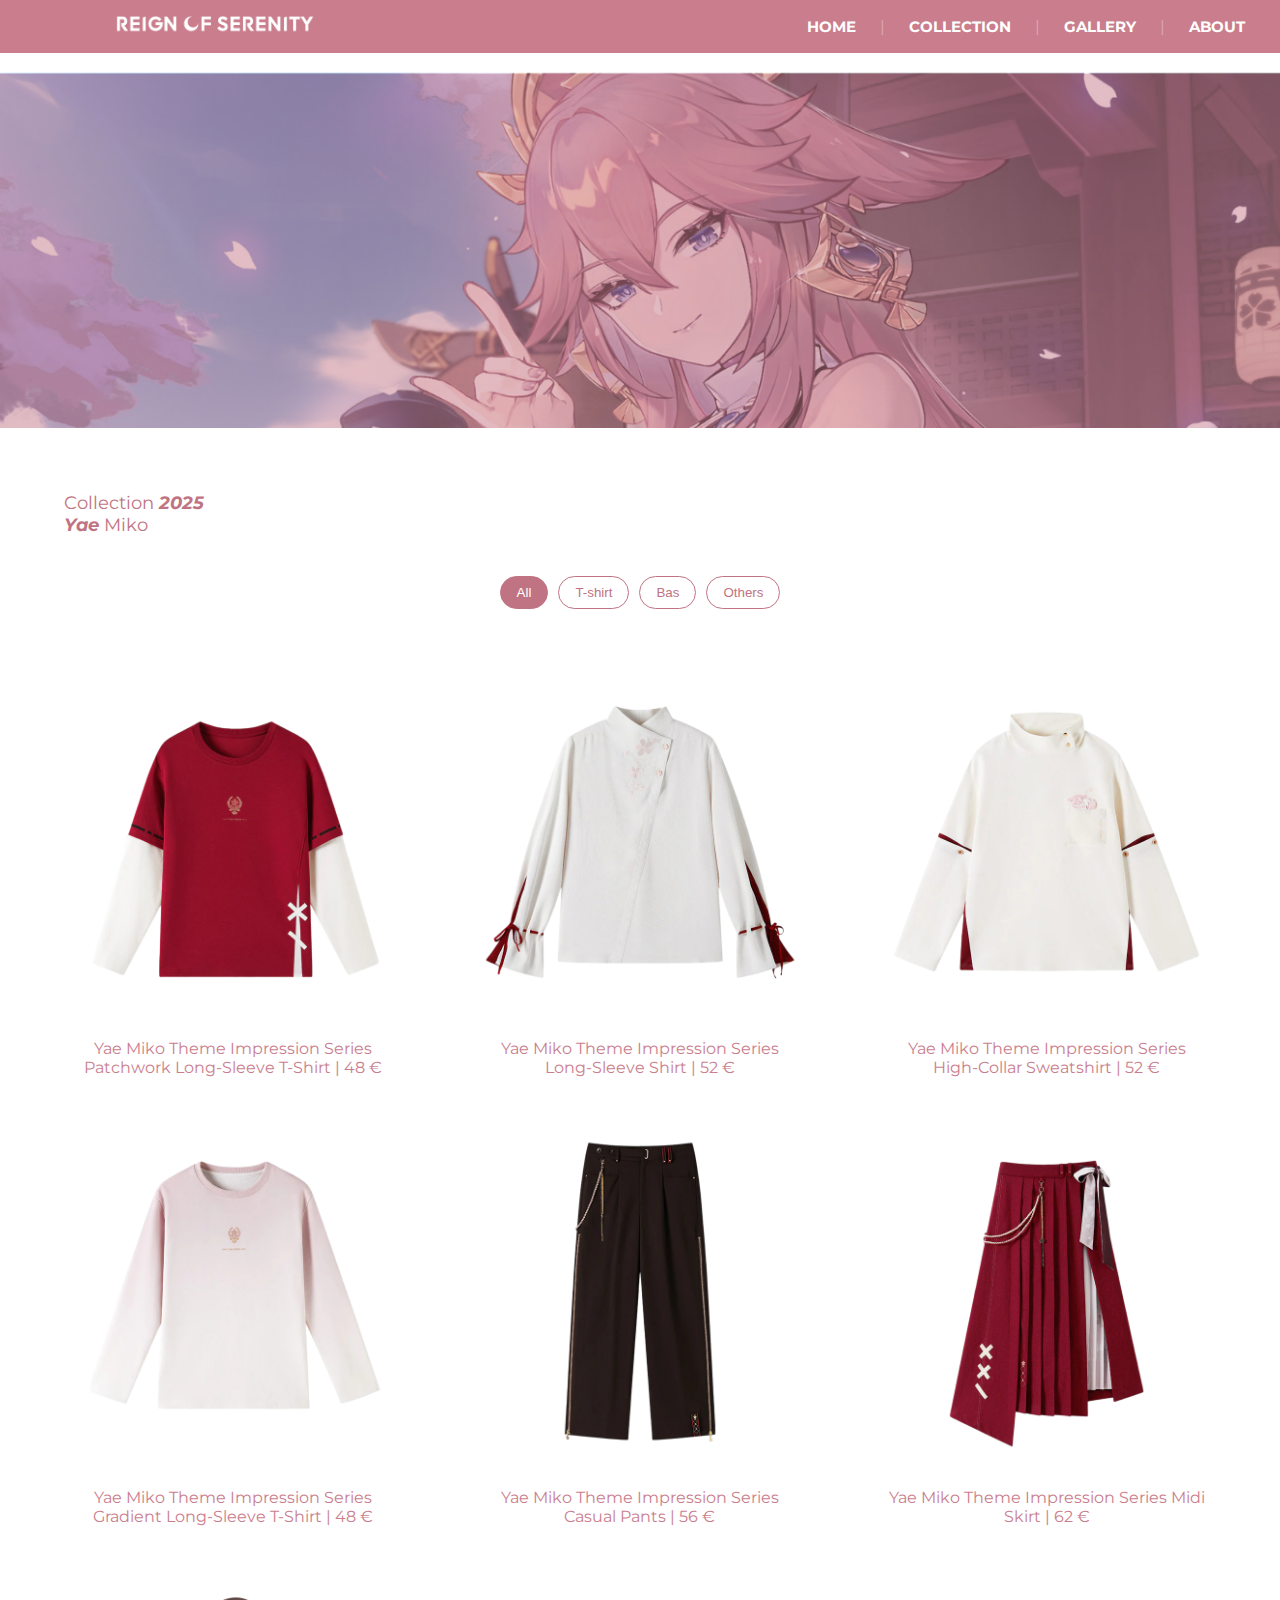
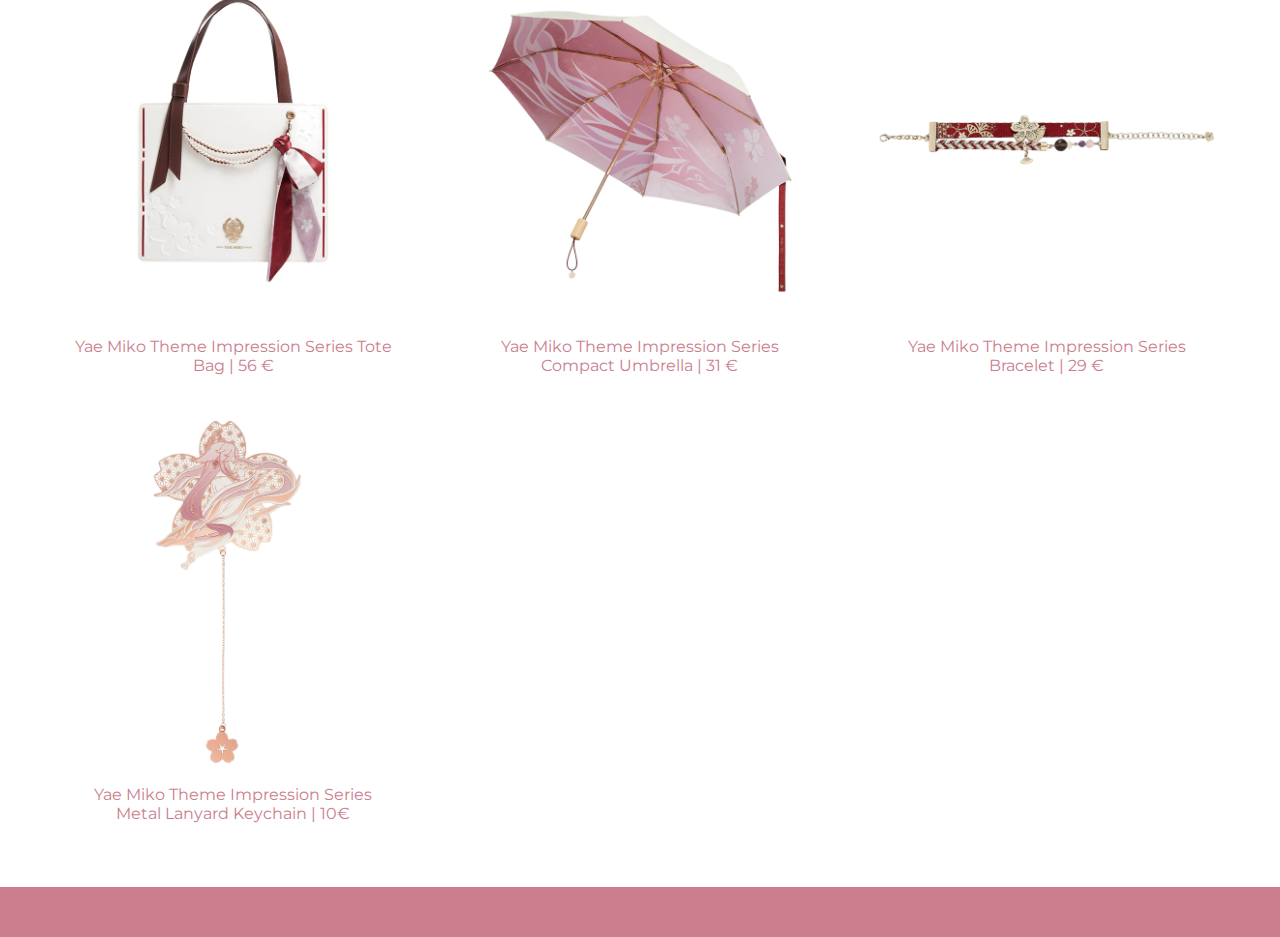
<file: Collection.html>
<!DOCTYPE html>
<html lang="fr">

<head>
  <meta charset="UTF-8">
  <meta name="viewport" content="width=device-width, initial-scale=1.0">
  <title>Reign of Serenity - Collection 2025</title>
  <link rel="stylesheet" href="Style.css">
  <link href="https://fonts.googleapis.com/css2?family=Montserrat:wght@400;700&display=swap" rel="stylesheet">
</head>

<body>
    <nav class="navbar">
      <header class="container-header">
      <a href="index.html" class="lien-logo">
      <img src="Images/Yae-Logo-ROS.png" alt="Logo Reign Of Serenity" />
      </a>
      <div class="menu">
      <a href="Index.html">Home</a> |
      <a href="Collection.html" target="_blank">Collection</a> |
      <a href="Gallery.html" target="_blank">Gallery</a> |
      <a href="//"target="_blank">About</a>
      </div>
      </header>
    </nav>

<!--Hero Header-->
  <section class="hero">
      <img src="Images/Yae-banner-collection.png" alt="Yae Miko Hero">
  </section>

  <main class="container">  
    <section class="Selecteur">
        <div>
            <p class="Selecteur-collection">Collection <b><em>2025 <br/>
            Yae</em></b> Miko</p>
        </div>

        <div class="product-filter">
            <button class="filter-btn active" data-type="all">All</button>
            <button class="filter-btn" data-type="tshirt">T-shirt</button>
            <button class="filter-btn" data-type="bas">Bas</button>
            <button class="filter-btn" data-type="other">Others</button>
        </div>
    </section>

    <section class="Collection">
        <div class="Items" data-type="tshirt">
            <img src="Images/Miko-Top-1.png" alt="Yae T-shirt" />
            <h3>Yae Miko Theme Impression Series Patchwork Long-Sleeve T-Shirt | 48 €</h3>
        </div>

        <div class="Items" data-type="tshirt">
            <img src="Images/Miko-Top-2.png" alt="Yae T-shirt" />
            <h3>Yae Miko Theme Impression Series Long-Sleeve Shirt | 52 €</h3>
        </div>

        <div class="Items" data-type="tshirt">
            <img src="Images/Miko-Top-3.png" alt="Yae T-shirt" />
            <h3>Yae Miko Theme Impression Series High-Collar Sweatshirt | 52 €</h3>
        </div>

        <div class="Items" data-type="tshirt">
            <img src="Images/Miko-Top-4.png" alt="Yae T-shirt" />
            <h3>Yae Miko Theme Impression Series Gradient Long-Sleeve T-Shirt | 48 €</h3>
        </div>

        <div class="Items" data-type="bas">
            <img src="Images/Miko-Bas-1.png" alt="Yae Pants" />
            <h3>Yae Miko Theme Impression Series Casual Pants | 56 €</h3>
        </div>

        <div class="Items" data-type="bas">
            <img src="Images/Miko-Bas-2.png" alt="Yae Skirt" />
            <h3>Yae Miko Theme Impression Series Midi Skirt | 62 €</h3>
        </div>

        <div class="Items" data-type="other">
            <img src="Images/Miko-Others-1.webp" alt="Yae Tote Bag" />
            <h3>Yae Miko Theme Impression Series Tote Bag | 56 €</h3>
        </div>

        <div class="Items" data-type="other">
            <img src="Images/Miko-Others-2.png" alt="Yae Umbrella" />
            <h3>Yae Miko Theme Impression Series Compact Umbrella | 31 €</h3>
        </div>

        <div class="Items" data-type="other">
            <img src="Images/Miko-Others-3.png" alt="Yae Bracelet" />
            <h3>Yae Miko Theme Impression Series Bracelet | 29 €</h3>
        </div>

        <div class="Items" data-type="other">
            <img src="Images/Miko-Others-4.png" alt="Yae Keychain" />
            <h3>Yae Miko Theme Impression Series Metal Lanyard Keychain | 10€</h3>
        </div>
    </section>
  </main>

  <script>
const buttons = document.querySelectorAll('.filter-btn');
const products = document.querySelectorAll('.Items');

buttons.forEach(button => {
  button.addEventListener('click', () => {

    buttons.forEach(btn => btn.classList.remove('active'));
    button.classList.add('active');

    const type = button.getAttribute('data-type');

    products.forEach(product => {
      if(type === 'all' || product.getAttribute('data-type') === type) {
        product.style.display = 'block';
      } else {
        product.style.display = 'none';
      }
    });
  });
});
</script>

<div class="spacer"></div>
</body>

</html>
</file>
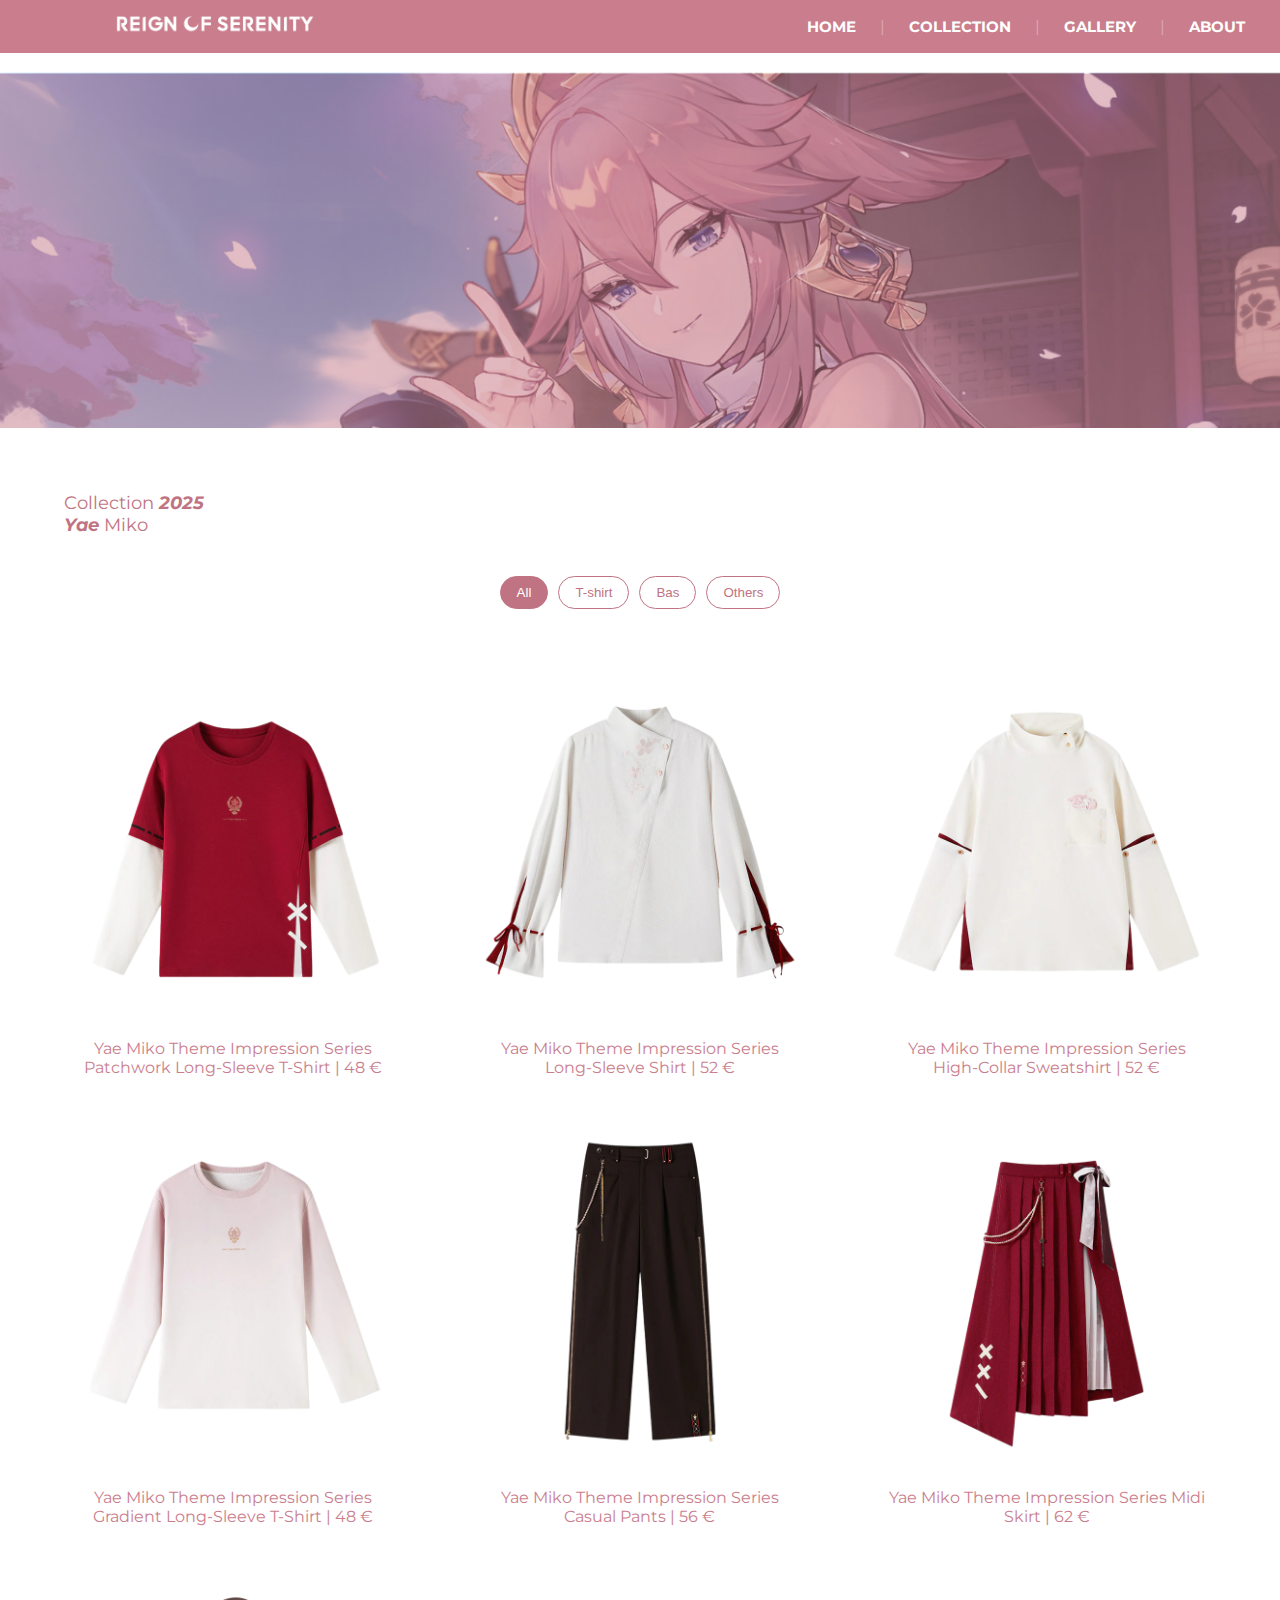
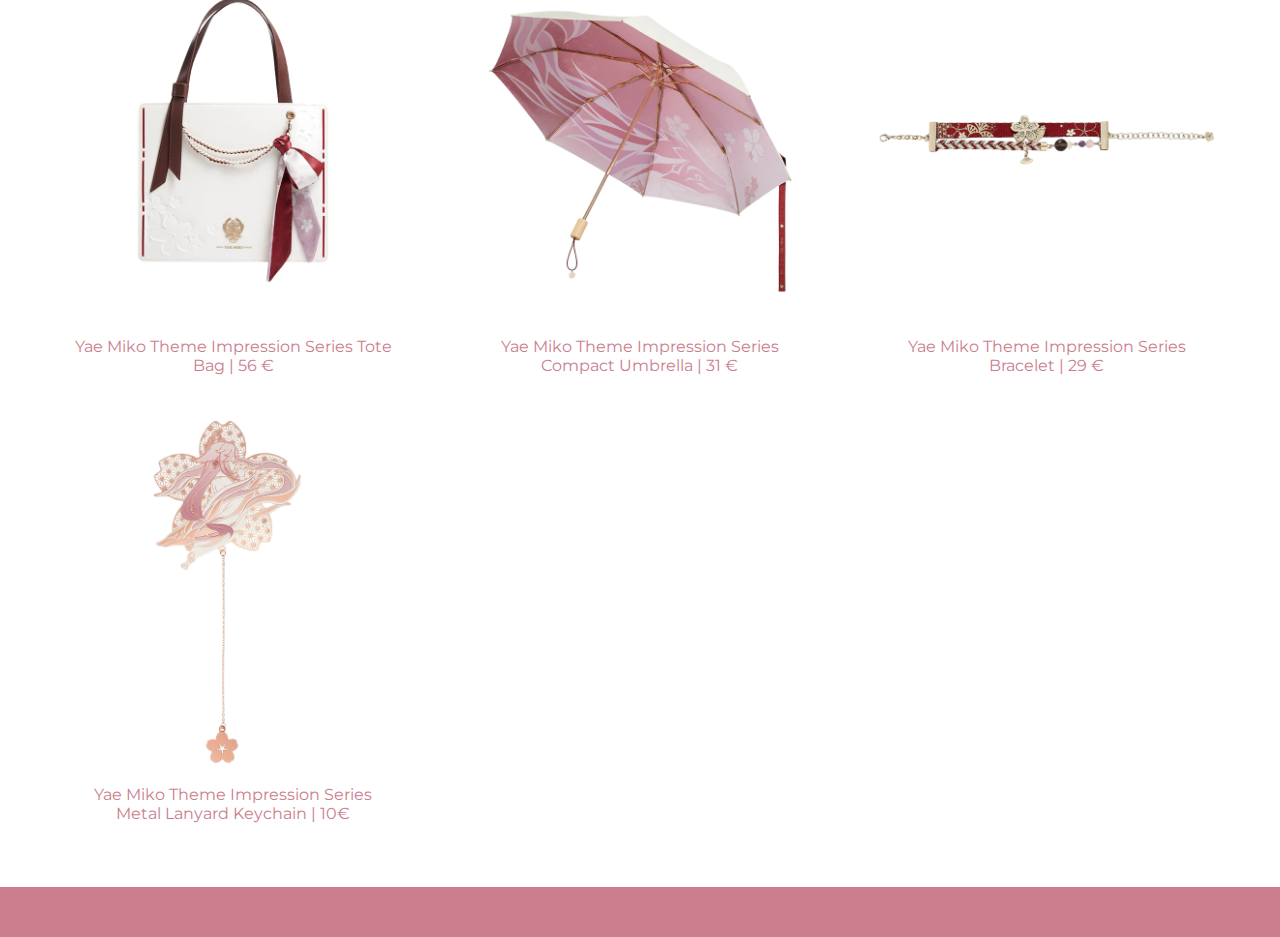
<file: Yae Miko/Collection.html>
<!DOCTYPE html>
<html lang="fr">

<head>
  <meta charset="UTF-8">
  <meta name="viewport" content="width=device-width, initial-scale=1.0">
  <title>Reign of Serenity - Collection 2025</title>
  <link rel="stylesheet" href="../Yae%20Miko/Style.css">
  <link href="https://fonts.googleapis.com/css2?family=Montserrat:wght@400;700&display=swap" rel="stylesheet">
</head>

<body>
    <nav class="navbar">
      <header class="container-header">
      <a href="index.html" class="lien-logo">
      <img src="Images/Yae-Logo-ROS.png" alt="Logo Reign Of Serenity" />
      </a>
      <div class="menu">
      <a href="Index.html">Home</a> |
      <a href="Collection.html" target="_blank">Collection</a> |
      <a href="Gallery.html" target="_blank">Gallery</a> |
      <a href="https://www.facebook.com/aubesilencieuse/"target="_blank">About</a>
      </div>
      </header>
    </nav>

<!--Hero Header-->
  <section class="hero">
      <img src="Images/Yae-banner-collection.png" alt="Yae Miko Hero">
  </section>

  <main class="container">  
    <section class="Selecteur">
        <div>
            <p class="Selecteur-collection">Collection <b><em>2025 <br/>
            Yae</em></b> Miko</p>
        </div>

        <div class="product-filter">
            <button class="filter-btn active" data-type="all">All</button>
            <button class="filter-btn" data-type="tshirt">T-shirt</button>
            <button class="filter-btn" data-type="bas">Bas</button>
            <button class="filter-btn" data-type="other">Others</button>
        </div>
    </section>

    <section class="Collection">
        <div class="Items" data-type="tshirt">
            <img src="Images/Miko-Top-1.png" alt="Yae T-shirt" />
            <h3>Yae Miko Theme Impression Series Patchwork Long-Sleeve T-Shirt | 48 €</h3>
        </div>

        <div class="Items" data-type="tshirt">
            <img src="Images/Miko-Top-2.png" alt="Yae T-shirt" />
            <h3>Yae Miko Theme Impression Series Long-Sleeve Shirt | 52 €</h3>
        </div>

        <div class="Items" data-type="tshirt">
            <img src="Images/Miko-Top-3.png" alt="Yae T-shirt" />
            <h3>Yae Miko Theme Impression Series High-Collar Sweatshirt | 52 €</h3>
        </div>

        <div class="Items" data-type="tshirt">
            <img src="Images/Miko-Top-4.png" alt="Yae T-shirt" />
            <h3>Yae Miko Theme Impression Series Gradient Long-Sleeve T-Shirt | 48 €</h3>
        </div>

        <div class="Items" data-type="bas">
            <img src="Images/Miko-Bas-1.png" alt="Yae Pants" />
            <h3>Yae Miko Theme Impression Series Casual Pants | 56 €</h3>
        </div>

        <div class="Items" data-type="bas">
            <img src="Images/Miko-Bas-2.png" alt="Yae Skirt" />
            <h3>Yae Miko Theme Impression Series Midi Skirt | 62 €</h3>
        </div>

        <div class="Items" data-type="other">
            <img src="Images/Miko-Others-1.webp" alt="Yae Tote Bag" />
            <h3>Yae Miko Theme Impression Series Tote Bag | 56 €</h3>
        </div>

        <div class="Items" data-type="other">
            <img src="Images/Miko-Others-2.png" alt="Yae Umbrella" />
            <h3>Yae Miko Theme Impression Series Compact Umbrella | 31 €</h3>
        </div>

        <div class="Items" data-type="other">
            <img src="Images/Miko-Others-3.png" alt="Yae Bracelet" />
            <h3>Yae Miko Theme Impression Series Bracelet | 29 €</h3>
        </div>

        <div class="Items" data-type="other">
            <img src="Images/Miko-Others-4.png" alt="Yae Keychain" />
            <h3>Yae Miko Theme Impression Series Metal Lanyard Keychain | 10€</h3>
        </div>
    </section>
  </main>

  <script>
const buttons = document.querySelectorAll('.filter-btn');
const products = document.querySelectorAll('.Items');

buttons.forEach(button => {
  button.addEventListener('click', () => {

    buttons.forEach(btn => btn.classList.remove('active'));
    button.classList.add('active');

    const type = button.getAttribute('data-type');

    products.forEach(product => {
      if(type === 'all' || product.getAttribute('data-type') === type) {
        product.style.display = 'block';
      } else {
        product.style.display = 'none';
      }
    });
  });
});
</script>

<div class="spacer"></div>
</body>
</html>
</file>
<file: Style.css>
* {
    margin: 0;
    padding: 0;
    box-sizing: border-box;
  }

  body {
    font-family: 'Montserrat', sans-serif;
    background-color: #ffffff;
  }

  .slider {
    position: relative;
    width: 100vw;
    height: 100vh;
    overflow: hidden;
  }

  .slide {
    position: absolute;
    top: 0;
    left: 0;
    width: 100%;
    height: 100%;
    opacity: 0;                 
    transition: opacity 1s ease-in-out; 
  }

  .slide.active {
    opacity: 1;                  
    z-index: 2;
  }

  .slide img {
    width: 100%;
    height: 100%;
    object-fit: cover;
  }

  .slide h1 {
    font-size: 60px;          
    white-space: nowrap;       
    overflow: hidden;          
    text-overflow: ellipsis;   
    line-height: 1;            
  }

  .slide-overlay {
    position: absolute;
    top: 50%;
    left: 50%;
    transform: translate(-50%, -50%);
    text-align: center;
    color: white;
    padding: 20px;
    border-radius: 10px;
  }

  .btn {
    display: inline-block;
    margin-top: 15px;
    padding: 12px 24px;
    background: rgba(202, 126, 141, 0.7);
    color: white;
    text-decoration: none;
    border-radius: 8px;
    transition: background-color 0.3s ease;
  }

  .btn:hover {
    background-color: #ca7e8d;
  }

  .prev, .next {
    position: absolute;
    top: 50%;
    transform: translateY(-50%);
    font-size: 50px;
    color: white;
    cursor: pointer;
    user-select: none;
    z-index: 10
  }

  .prev { left: 20px; }
  .next { right: 20px; }

  /* COLLECTION ; GALLERY ; ABOUT PAGE */

  .container-header {
    width: 100%;         
    max-width: 1366px;   
    margin: 0 auto;    
  }

  .container-header img {
    max-width: 100%; 
    height: auto;
  }

  header {
    display: flex;
    justify-content: space-between;
    align-items: center;
    padding: 15px;
  }

  header img {
    width: 300px;
    height: auto;
    padding-left: 100px;
  }

  .navbar {
    width: 100%;
    background-color: #ca7e8d;
  }

  .menu {
    color: #dca8b2;

  }

  .menu a {
    padding-right: 20px;
    padding-left: 20px;
    font-size: 15px;
    text-decoration: none;
    font-weight: bold;
    text-transform: uppercase;
    color: white;

  }

  .hero img {
    width: 100%;           
    height: auto;
    display: block;
    margin: 0 auto;
  }

  .container {
    width: 100%;         
    max-width: 1366px;   
    margin: 0 auto; 
    padding-bottom: 5%;
    background-color: white;    
  }

    /* COLLECTION PAGE */

 .Selecteur {  
    font-size: large;
    color: #c07382; 
  }

  .Selecteur img {
    display: block;
    max-width: 300px;
    margin: 0 auto;
    height: auto;
    padding: 15px;
    border-radius: 5px;
  }
  
   .Selecteur-collection {  
    font-size: large;
    color: #c07382; 
    margin-left: 5%;
    margin-top: 5%;
  }

  .Collection {
    display: grid;
    grid-template-columns: repeat(3, 1fr); 
    gap: 20px; 
    max-width: 1200px;
    margin: 0 auto;
    text-align: center;
  }

  .product-filter {
    display: flex;
    gap: 10px;
    margin-bottom: 40px;
    margin-top: 40px;
    flex-wrap: wrap;
    justify-content: center;
  }

  .filter-btn {
    padding: 8px 16px;
    border: 1px solid #c07382;
    background: white;
    color: #c07382;
    cursor: pointer;
    border-radius: 50px;
    transition: 0.3s, color 0.3s;
  }

  .filter-btn.active,
  .filter-btn:hover {
    background: #c07382;
    color: white;
  }

  .Items img {
    width: 100%;
    height: auto;
  }

  .Items h3 {
    font-size: 16px;
    font-weight: 400;
    padding-left: 30px;
    padding-right: 30px;
    color: #ca7e8d;
  }

  .spacer {
    height: 50px;
    background-color: #ca7e8d;
  }

  /* GALLERY PAGE */

  .container-gallery {
    max-width: 80%;
    margin: 0 auto;
    padding: 20px;
  }

  .intro-gallery {
    text-align: center;
    font-size: 16px;            
    font-style: italic;         
    color: #c07382;             
    font-weight: 500;            
    letter-spacing: 1px; 
    margin-top: 15px;
  }

  .subtext-gallery {
    text-align: center;
    font-size: 12px;
    color: #555;          
    margin-bottom: 35px;  
    line-height: 1.5;     
  }


  .grid-gallery {
    display: grid;
    grid-template-columns: repeat(auto-fill, minmax(250px, 1fr)); 
    grid-auto-rows: 200px; 
    gap: 10px; 
  }

  .grid-gallery img {
    width: 100%;
    height: 100%;
    object-fit: cover; 
    border-radius: 10px;
    filter: grayscale(100%);
    transition: transform 0.3s ease, filter 0.3s ease;
    cursor: pointer;
  }

  .grid-gallery img:hover {
    transform: scale(1.05);
    filter: grayscale(0%);
  }

  .grid-gallery img:nth-child(1) {
    grid-row: span 2; 
  }

  .grid-gallery img:nth-child(3) {
    grid-column: span 2; 
  }

  .grid-gallery img:nth-child(4) {
    grid-row: span 2; 
  }


  /* ABOUT PAGE */

  .About {
    display: flex;
    flex-direction: row;
    max-width: 900px;
    align-items: center;
    margin: 10% auto;
  }

  .About h1 {
    margin-bottom: 15px;
    color: #ca7e8d;
    font-size: 50px;
  }

  .About p {
    color: #555;
    font-weight: 400;
  }

  .About em {
    color: #dca8b2;
    font-weight: 400;
  }

  .About div {
    padding-right: 80px;
  }

  .About img {
    width: 30%;
    height: auto;
    border-radius: 5%;
    filter: grayscale(100%);
    transition: transform 0.3s ease, filter 0.3s ease;
    cursor: pointer;
  }

  .About img:hover {
    transform: scale(1.05);
    filter: grayscale(0%);
  }

@media (max-width: 1024px) {
  .Collection-Home {
    grid-template-columns: repeat(1, 1fr);
    gap: 15px;
  }

  .Collection {
    grid-template-columns: repeat(2, 1fr);
    gap: 15px;
  }

  .Items img {
    max-width: 90%;
    height: auto;
  }

  .Items h3 {
    font-size: 16px;
  }

  .Items p {
    font-size: 14px;
  }

  header img {
    width: 150px;
  }

  .menu a {
    font-size: 14px;
    padding: 0 10px;
  }

  .container-gallery {
    max-width: 90%;
    padding: 15px;
  }

  .grid-gallery {
    grid-template-columns: repeat(2, 1fr); 
    grid-auto-rows: 180px;
    gap: 10px;
  }

  .intro-gallery {
    font-size: 14px;
  }

  .subtext-gallery {
    font-size: 12px;
    margin-bottom: 25px;
  }

  .grid-gallery img:nth-child(1),
  .grid-gallery img:nth-child(4) {
    grid-row: auto;
  }

  .grid-gallery img:nth-child(3) {
    grid-column: auto;
  }

  .About {
    flex-direction: column; 
    text-align: center;     
    margin: 5% auto;       
  }

  .About div {
    padding-right: 0;       
  }

  .About img {
    width: 90%;             
    margin: 20px 0;         
  }

  .About h1 {
    font-size: 36px;        
  }

  .About p, .About em {
    font-size: 16px;  
    text-align: justify;      
    margin: auto 5%;
  }
}

@media (max-width: 768px) {
  .container-header {
    justify-content: center;
    flex-direction: column;
  }

  .lien-logo img {
    max-width: 320px;
    height: auto;
  }

  .menu {
    font-size: 14px; 
  }

  .menu a {
    margin: 0 5px; 
  }

  .Collection-Home {
    grid-template-columns: repeat(1, 1fr);
    gap: 10px;
  }

  .Collection {
    grid-template-columns: repeat(2, 1fr);
    gap: 10px;
  }

  .Items img {
    max-width: 100%;
  }

  .Items h3 {
    font-size: 14px;
  }

  .Items p {
    font-size: 12px;
  }

  header {
    display: flex;
    flex-direction: column;
    align-items: flex-start;
    padding: 10px;
  }

  header img {
    width: 100%;
    margin-bottom: 10px;
  }

  .menu a {
    font-size: 13px;
    padding: 8px;
  }

  .container-gallery {
    max-width: 95%;
    padding: 10px;
  }

  .grid-gallery {
    grid-template-columns: 1fr; 
    grid-auto-rows: 200px;
    gap: 8px;
  }

  .intro-gallery {
    font-size: 13px;
  }

  .subtext-gallery {
    font-size: 11px;
    margin-bottom: 20px;
  }

  .grid-gallery img:nth-child(1),
  .grid-gallery img:nth-child(3),
  .grid-gallery img:nth-child(4) {
    grid-row: auto;
    grid-column: auto;
  }

  .slide h1 {
    font-size: 30px;       
    white-space: normal;   
  }

  .prev, .next {
    font-size: 30px; 
  }
}
</file>
